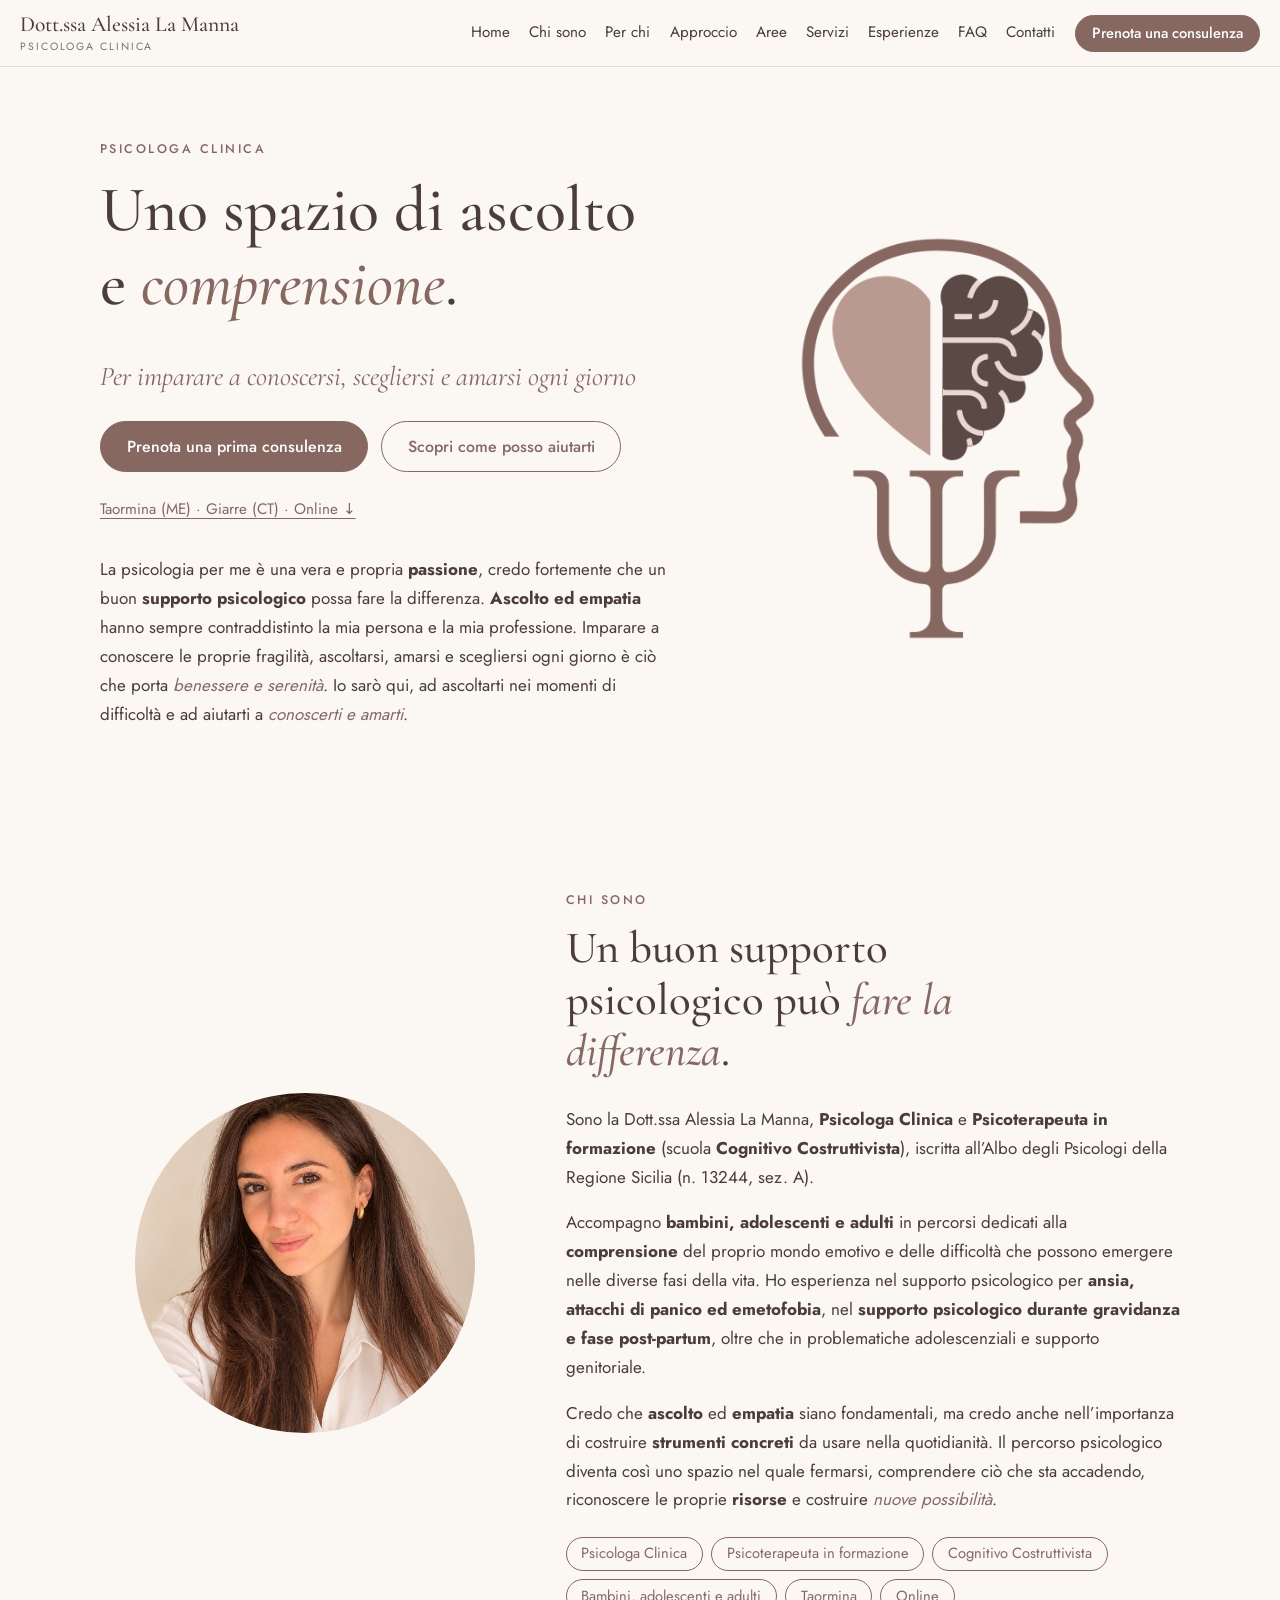
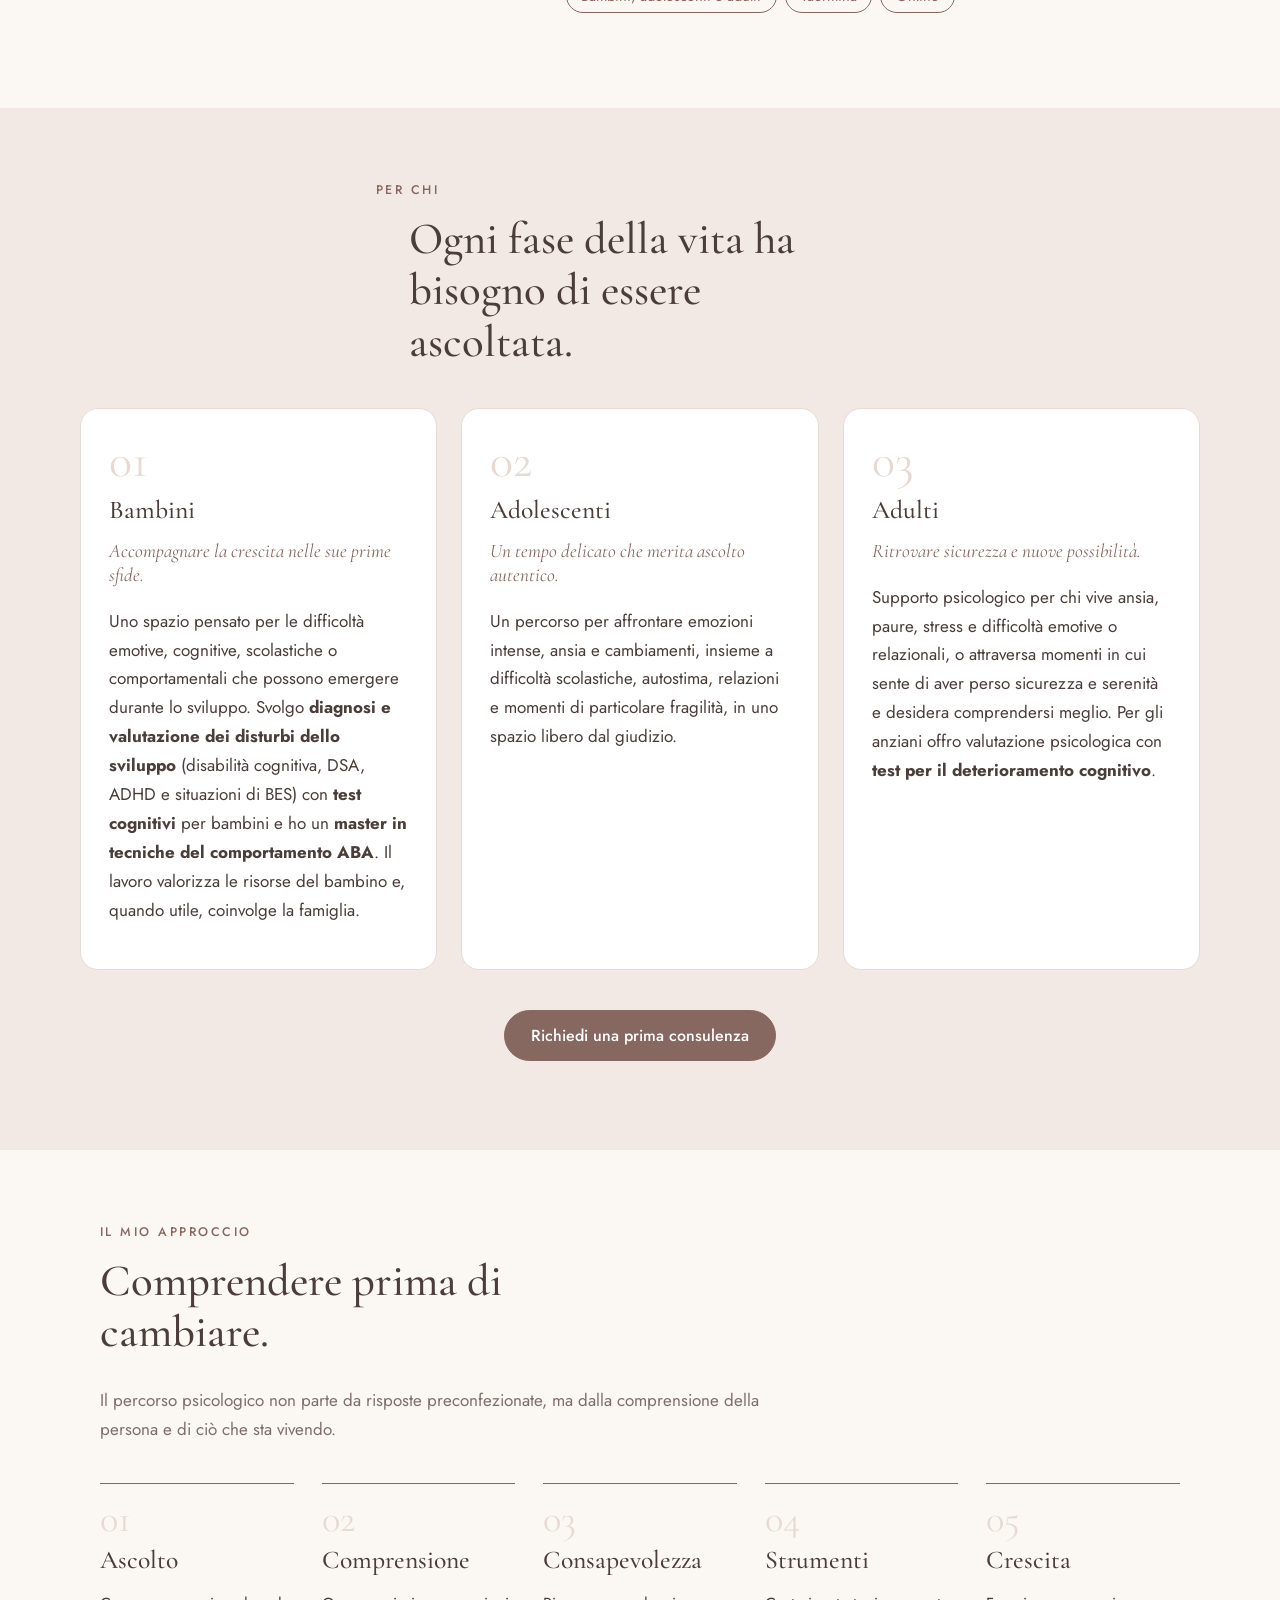
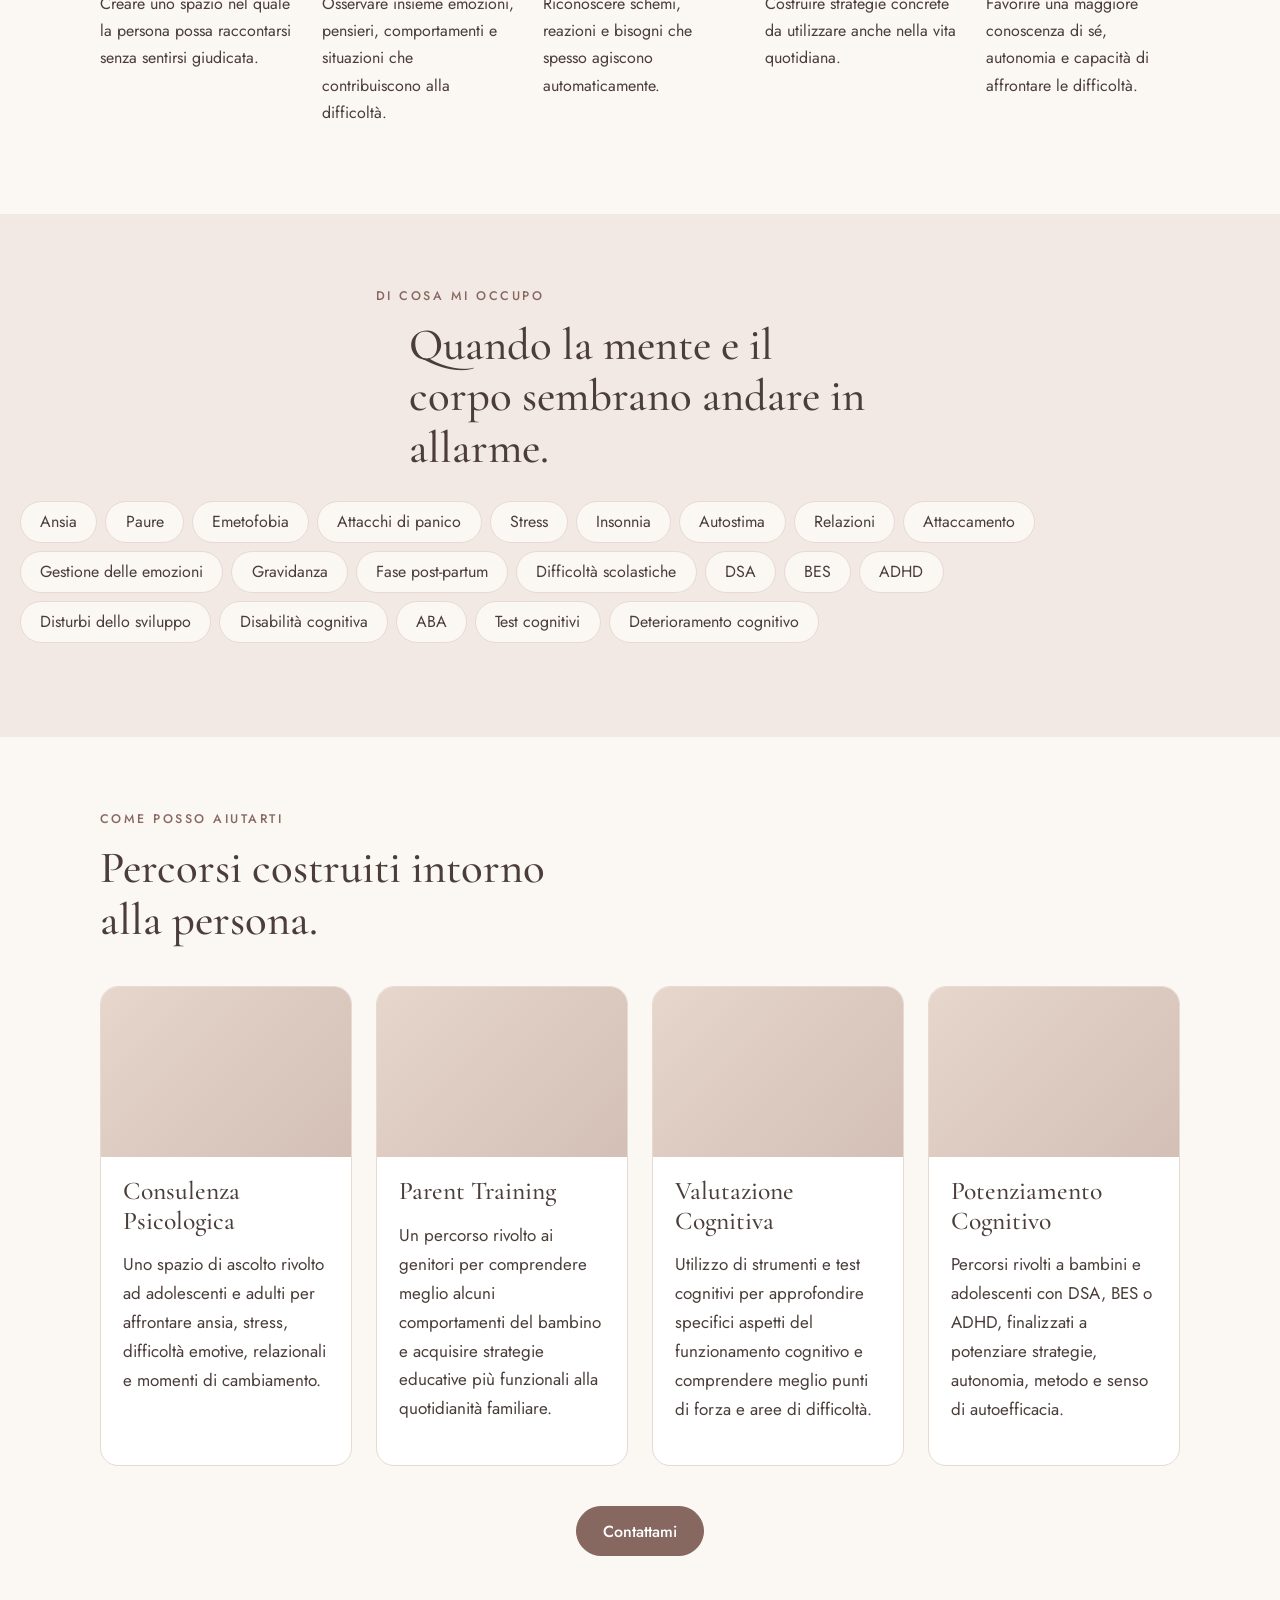
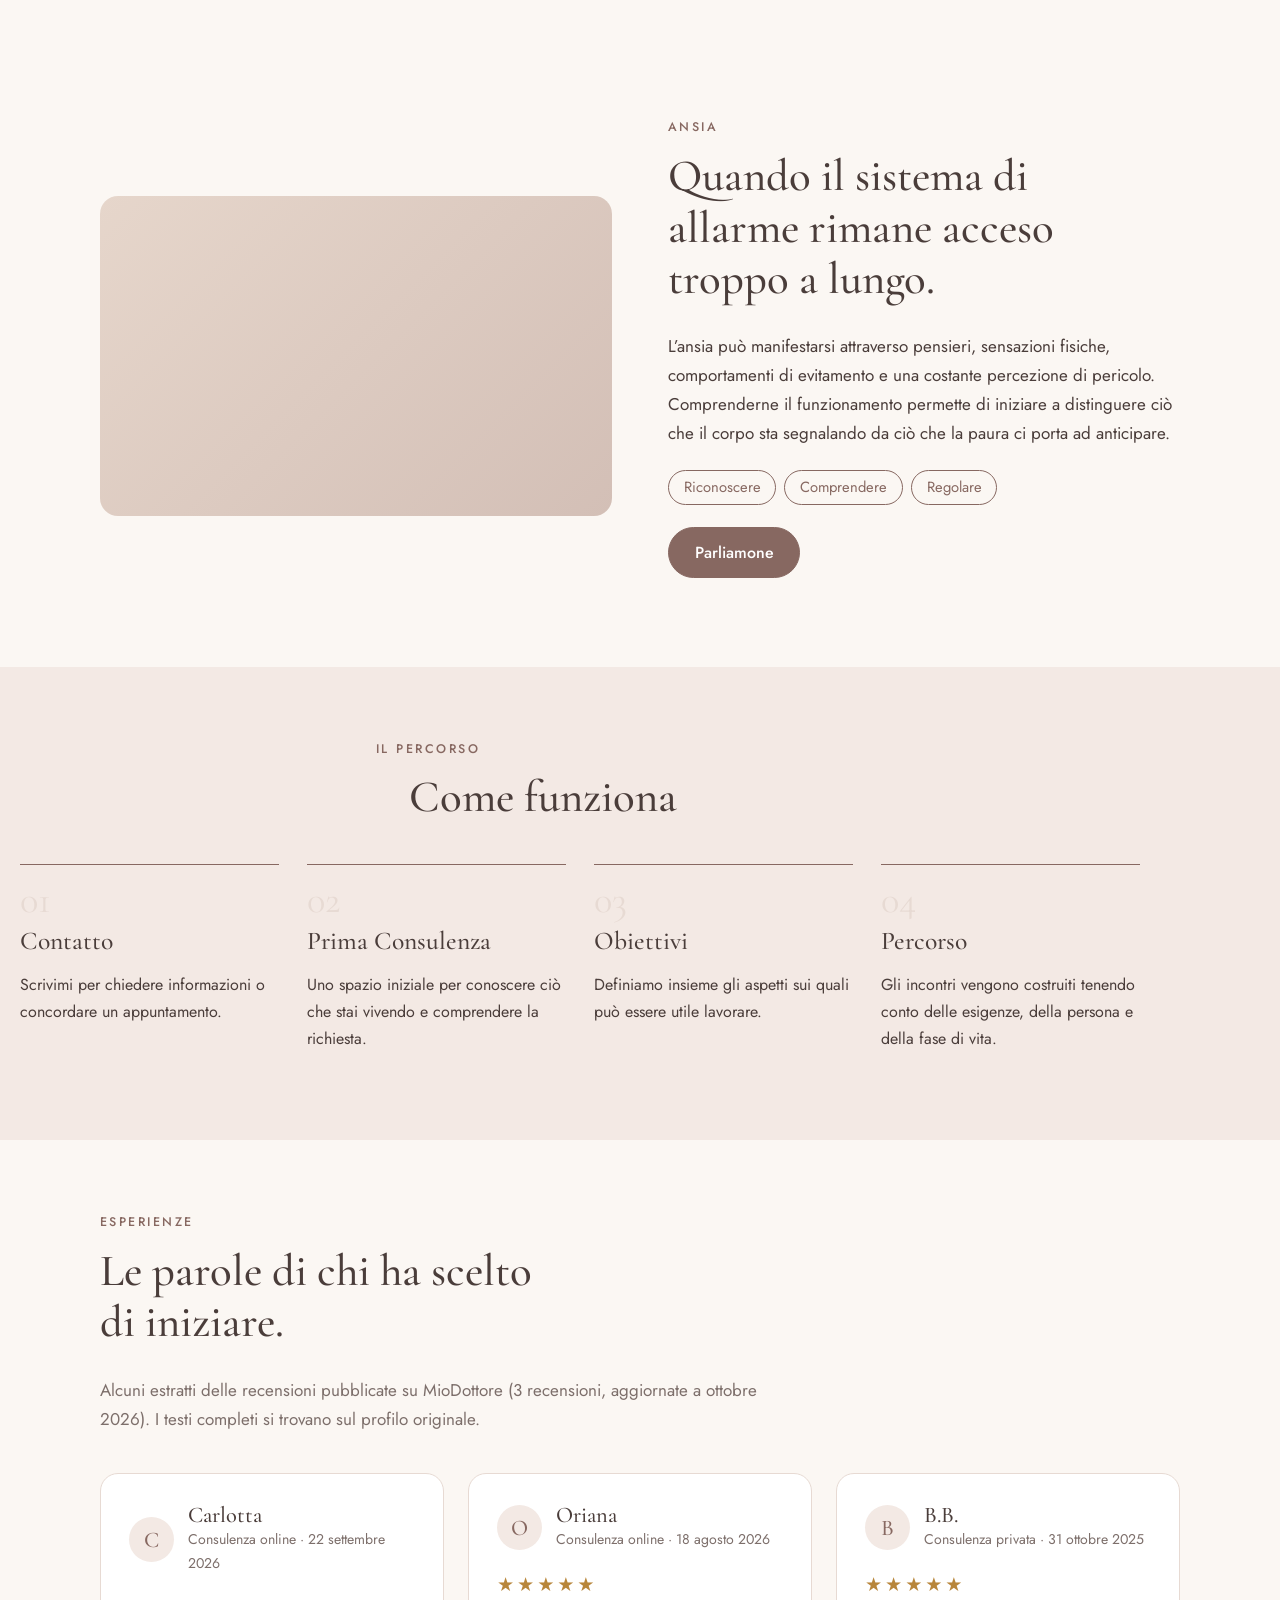
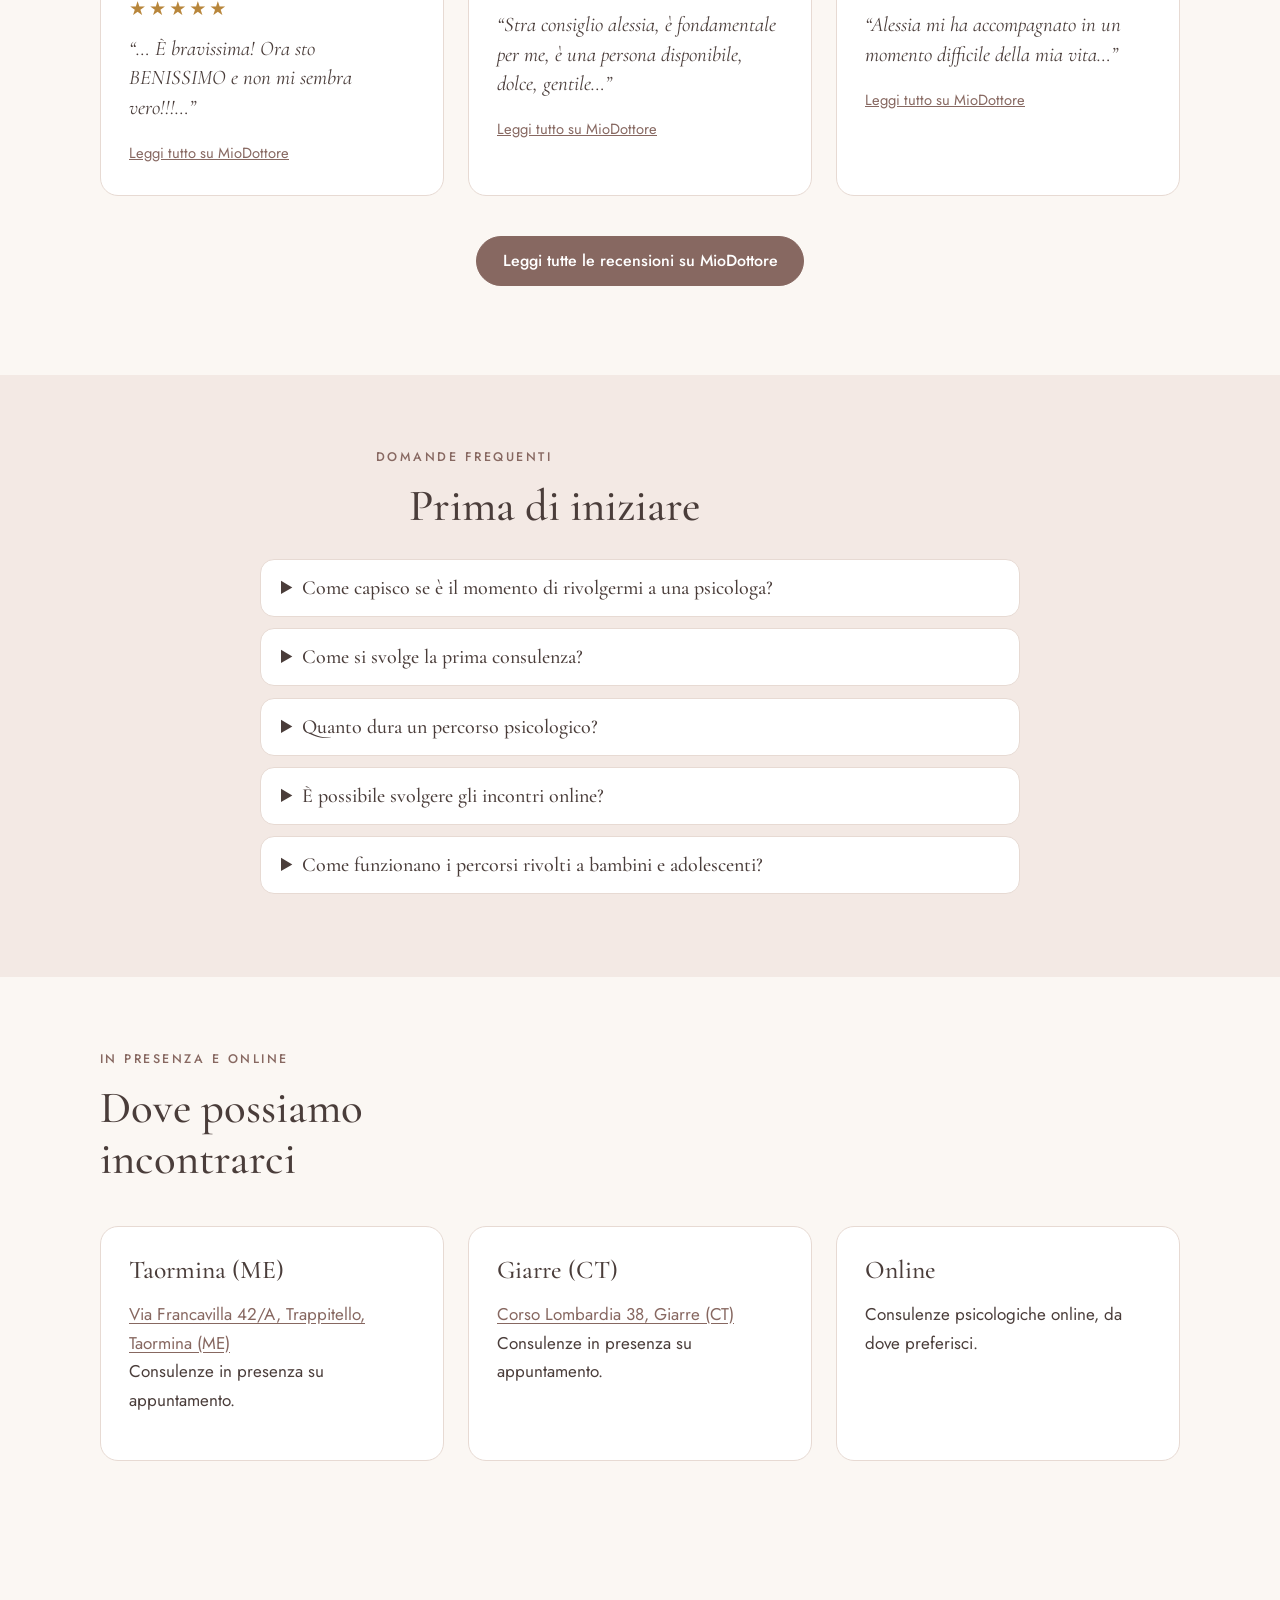
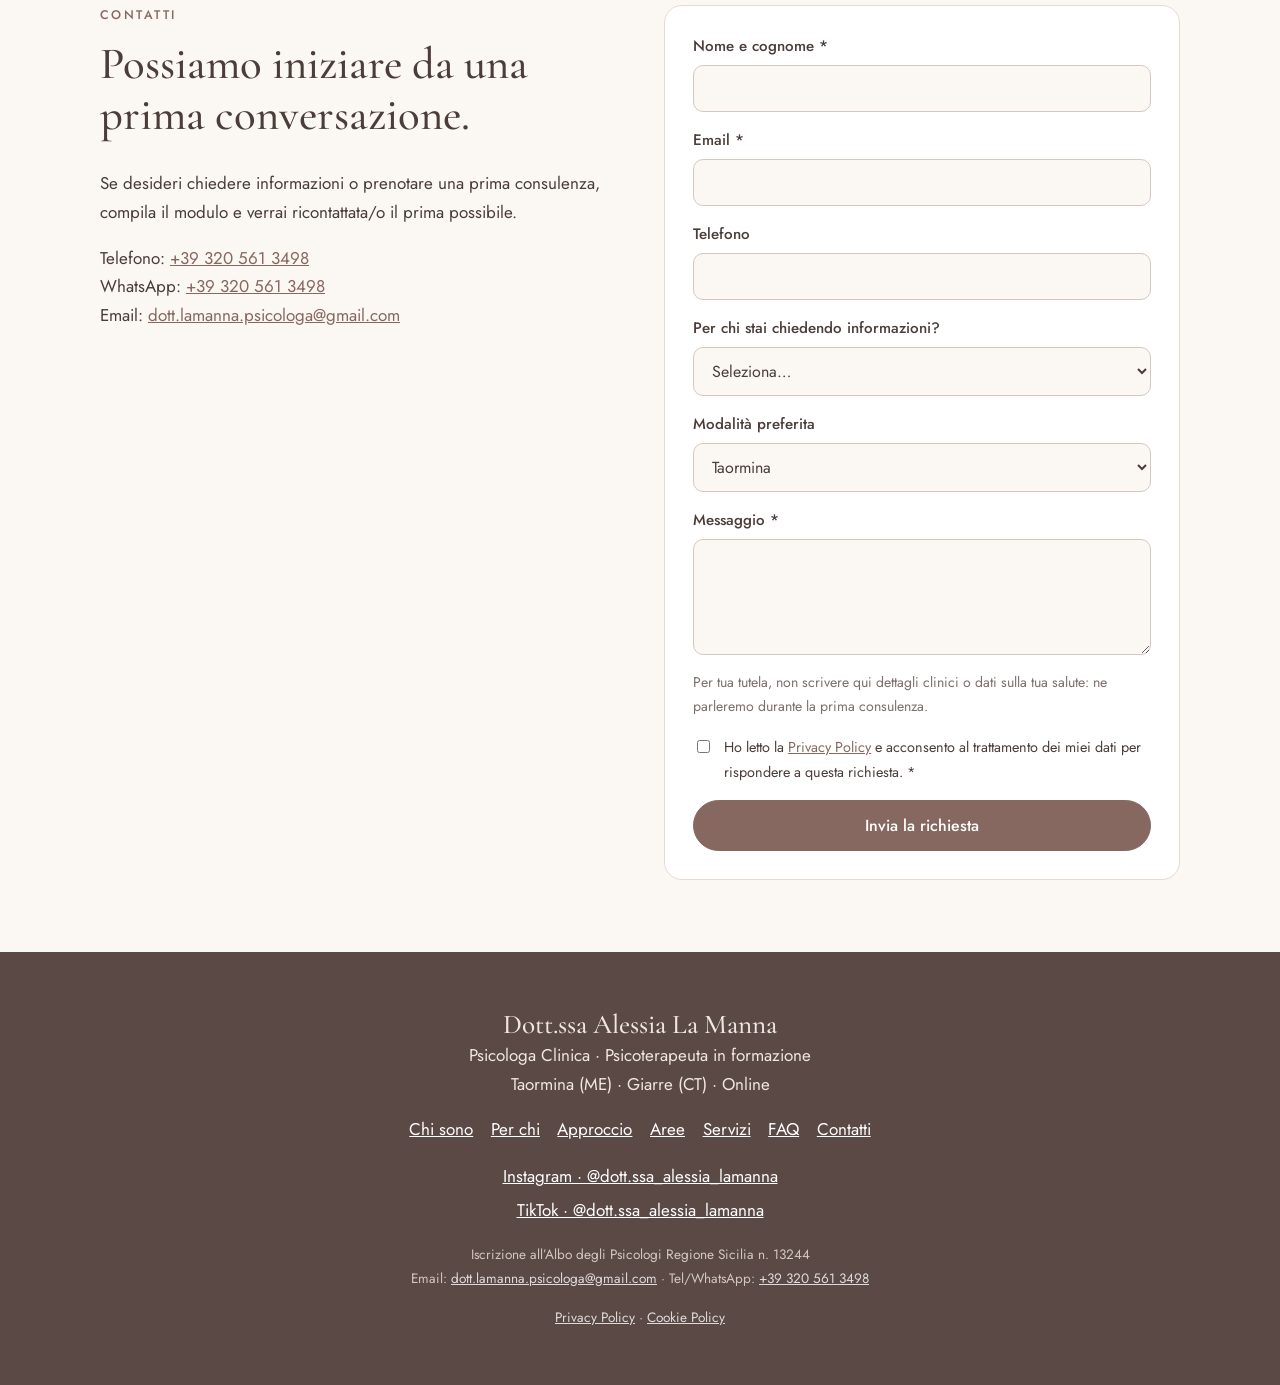
<file: index.html>
<!DOCTYPE html>
<html lang="it">
<head>
<meta charset="utf-8">
<meta name="viewport" content="width=device-width, initial-scale=1">
<title>Dott.ssa Alessia La Manna | Psicologa Taormina, Giarre e Online</title>
<meta name="description" content="Dott.ssa Alessia La Manna, Psicologa Clinica e Psicoterapeuta in formazione. Consulenza psicologica, Parent Training, valutazione e potenziamento cognitivo per bambini, adolescenti e adulti a Taormina, Giarre e online.">
<meta property="og:title" content="Dott.ssa Alessia La Manna | Psicologa Taormina, Giarre e Online">
<meta property="og:description" content="Consulenza psicologica, Parent Training, valutazione e potenziamento cognitivo per bambini, adolescenti e adulti a Taormina, Giarre e online.">
<link rel="canonical" href="https://alessialamannapsicologa.it/">
<meta property="og:url" content="https://alessialamannapsicologa.it/">
<meta property="og:type" content="website">
<meta property="og:locale" content="it_IT">
<meta property="og:image" content="https://alessialamannapsicologa.it/images/og-image.png">
<meta name="twitter:card" content="summary_large_image">
<link rel="icon" href="/favicon.ico" sizes="48x48">
<link rel="icon" type="image/png" href="/icon-192.png" sizes="192x192">
<link rel="apple-touch-icon" href="/apple-touch-icon.png" sizes="192x192">
<link rel="stylesheet" href="style.css">
</head>
<body>

<header class="site-header">
  <a class="brand" href="#home">Dott.ssa Alessia La Manna<span>Psicologa Clinica</span></a>
  <button class="nav-toggle" aria-expanded="false" aria-controls="menu">Menu</button>
  <nav id="menu" class="nav">
    <a href="#home">Home</a>
    <a href="#chi-sono">Chi sono</a>
    <a href="#per-chi">Per chi</a>
    <a href="#approccio">Approccio</a>
    <a href="#aree">Aree</a>
    <a href="#servizi">Servizi</a>
    <a href="#esperienze">Esperienze</a>
    <a href="#faq">FAQ</a>
    <a href="#contatti">Contatti</a>
    <a class="btn btn-small" href="#contatti">Prenota una consulenza</a>
  </nav>
</header>

<main>

<section id="home" class="hero">
  <div class="hero-logo">
    <img src="images/logo.png" alt="Logo della Dott.ssa Alessia La Manna, Psicologa Clinica" onerror="this.parentNode.hidden=true">
  </div>
  <div class="hero-text">
    <p class="label">Psicologa Clinica</p>
    <h1>Uno spazio di ascolto e <em>comprensione</em>.</h1>
    <p class="lead">Per imparare a conoscersi, scegliersi e amarsi ogni giorno</p>
    <p class="actions">
      <a class="btn" href="#contatti">Prenota una prima consulenza</a>
      <a class="btn btn-ghost" href="#per-chi">Scopri come posso aiutarti</a>
    </p>
    <p class="where"><a href="#dove">Taormina (ME) · Giarre (CT) · Online<span aria-hidden="true"> ↓</span></a></p>
    <p>La psicologia per me è una vera e propria <strong>passione</strong>, credo fortemente che un buon <strong>supporto psicologico</strong> possa fare la differenza. <strong>Ascolto ed empatia</strong> hanno sempre contraddistinto la mia persona e la mia professione. Imparare a conoscere le proprie fragilità, ascoltarsi, amarsi e scegliersi ogni giorno è ciò che porta <em>benessere e serenità</em>. Io sarò qui, ad ascoltarti nei momenti di difficoltà e ad aiutarti a <em>conoscerti e amarti</em>.</p>
  </div>
</section>

<section id="chi-sono" class="section about">
  <div class="portrait">
    <img src="images/alessia.png" alt="Dott.ssa Alessia La Manna, Psicologa Clinica" onerror="this.parentNode.classList.add('empty')">
  </div>
  <div>
    <p class="label">Chi sono</p>
    <h2>Un buon supporto psicologico può <em>fare la differenza</em>.</h2>
    <p>Sono la Dott.ssa Alessia La Manna, <strong>Psicologa Clinica</strong> e <strong>Psicoterapeuta in formazione</strong> (scuola <strong>Cognitivo Costruttivista</strong>), iscritta all’Albo degli Psicologi della Regione Sicilia (n. 13244, sez. A).</p>
    <p>Accompagno <strong>bambini, adolescenti e adulti</strong> in percorsi dedicati alla <strong>comprensione</strong> del proprio mondo emotivo e delle difficoltà che possono emergere nelle diverse fasi della vita. Ho esperienza nel supporto psicologico per <strong>ansia, attacchi di panico ed emetofobia</strong>, nel <strong>supporto psicologico durante gravidanza e fase post-partum</strong>, oltre che in problematiche adolescenziali e supporto genitoriale.</p>
    <p>Credo che <strong>ascolto</strong> ed <strong>empatia</strong> siano fondamentali, ma credo anche nell’importanza di costruire <strong>strumenti concreti</strong> da usare nella quotidianità. Il percorso psicologico diventa così uno spazio nel quale fermarsi, comprendere ciò che sta accadendo, riconoscere le proprie <strong>risorse</strong> e costruire <em>nuove possibilità</em>.</p>
    <ul class="tags">
      <li>Psicologa Clinica</li><li>Psicoterapeuta in formazione</li><li>Cognitivo Costruttivista</li><li>Bambini, adolescenti e adulti</li><li>Taormina</li><li>Online</li>
    </ul>
  </div>
</section>

<section id="per-chi" class="section tint">
  <p class="label">Per chi</p>
  <h2>Ogni fase della vita ha bisogno di essere ascoltata.</h2>
  <div class="cards three numbered">
    <article>
      <h3>Bambini</h3>
      <p class="sub">Accompagnare la crescita nelle sue prime sfide.</p>
      <p>Uno spazio pensato per le difficoltà emotive, cognitive, scolastiche o comportamentali che possono emergere durante lo sviluppo. Svolgo <strong>diagnosi e valutazione dei disturbi dello sviluppo</strong> (disabilità cognitiva, DSA, ADHD e situazioni di BES) con <strong>test cognitivi</strong> per bambini e ho un <strong>master in tecniche del comportamento ABA</strong>. Il lavoro valorizza le risorse del bambino e, quando utile, coinvolge la famiglia.</p>
    </article>
    <article>
      <h3>Adolescenti</h3>
      <p class="sub">Un tempo delicato che merita ascolto autentico.</p>
      <p>Un percorso per affrontare emozioni intense, ansia e cambiamenti, insieme a difficoltà scolastiche, autostima, relazioni e momenti di particolare fragilità, in uno spazio libero dal giudizio.</p>
    </article>
    <article>
      <h3>Adulti</h3>
      <p class="sub">Ritrovare sicurezza e nuove possibilità.</p>
      <p>Supporto psicologico per chi vive ansia, paure, stress e difficoltà emotive o relazionali, o attraversa momenti in cui sente di aver perso sicurezza e serenità e desidera comprendersi meglio. Per gli anziani offro valutazione psicologica con <strong>test per il deterioramento cognitivo</strong>.</p>
    </article>
  </div>
  <p class="center"><a class="btn" href="#contatti">Richiedi una prima consulenza</a></p>
</section>

<section id="approccio" class="section">
  <p class="label">Il mio approccio</p>
  <h2>Comprendere prima di cambiare.</h2>
  <p class="intro">Il percorso psicologico non parte da risposte preconfezionate, ma dalla comprensione della persona e di ciò che sta vivendo.</p>
  <ol class="steps five">
    <li><h3>Ascolto</h3><p>Creare uno spazio nel quale la persona possa raccontarsi senza sentirsi giudicata.</p></li>
    <li><h3>Comprensione</h3><p>Osservare insieme emozioni, pensieri, comportamenti e situazioni che contribuiscono alla difficoltà.</p></li>
    <li><h3>Consapevolezza</h3><p>Riconoscere schemi, reazioni e bisogni che spesso agiscono automaticamente.</p></li>
    <li><h3>Strumenti</h3><p>Costruire strategie concrete da utilizzare anche nella vita quotidiana.</p></li>
    <li><h3>Crescita</h3><p>Favorire una maggiore conoscenza di sé, autonomia e capacità di affrontare le difficoltà.</p></li>
  </ol>
</section>

<section id="aree" class="section tint">
  <p class="label">Di cosa mi occupo</p>
  <h2>Quando la mente e il corpo sembrano andare in allarme.</h2>
  <ul class="tags big">
    <li>Ansia</li><li>Paure</li><li>Emetofobia</li><li>Attacchi di panico</li><li>Stress</li><li>Insonnia</li><li>Autostima</li><li>Relazioni</li><li>Attaccamento</li><li>Gestione delle emozioni</li><li>Gravidanza</li><li>Fase post-partum</li><li>Difficoltà scolastiche</li><li>DSA</li><li>BES</li><li>ADHD</li><li>Disturbi dello sviluppo</li><li>Disabilità cognitiva</li><li>ABA</li><li>Test cognitivi</li><li>Deterioramento cognitivo</li>
  </ul>
</section>

<section id="servizi" class="section">
  <p class="label">Come posso aiutarti</p>
  <h2>Percorsi costruiti intorno alla persona.</h2>
  <div class="cards four">
    <article>
      <div class="ph" role="img" aria-label="Studio di consulenza psicologica con poltrone e luce calda"></div>
      <h3>Consulenza Psicologica</h3>
      <p>Uno spazio di ascolto rivolto ad adolescenti e adulti per affrontare ansia, stress, difficoltà emotive, relazionali e momenti di cambiamento.</p>
    </article>
    <article>
      <div class="ph" role="img" aria-label="Materiale educativo per il parent training"></div>
      <h3>Parent Training</h3>
      <p>Un percorso rivolto ai genitori per comprendere meglio alcuni comportamenti del bambino e acquisire strategie educative più funzionali alla quotidianità familiare.</p>
    </article>
    <article>
      <div class="ph" role="img" aria-label="Scrivania con quaderno e materiale per la valutazione cognitiva"></div>
      <h3>Valutazione Cognitiva</h3>
      <p>Utilizzo di strumenti e test cognitivi per approfondire specifici aspetti del funzionamento cognitivo e comprendere meglio punti di forza e aree di difficoltà.</p>
    </article>
    <article>
      <div class="ph" role="img" aria-label="Quaderno con esercizi per il potenziamento cognitivo"></div>
      <h3>Potenziamento Cognitivo</h3>
      <p>Percorsi rivolti a bambini e adolescenti con DSA, BES o ADHD, finalizzati a potenziare strategie, autonomia, metodo e senso di autoefficacia.</p>
    </article>
  </div>
  <p class="center"><a class="btn" href="#contatti">Contattami</a></p>
</section>

<section class="section focus">
  <div class="ph ph-focus" role="img" aria-label="Immagine astratta dai toni caldi che evoca calma e regolazione emotiva"></div>
  <div>
    <p class="label">Ansia</p>
    <h2>Quando il sistema di allarme rimane acceso troppo a lungo.</h2>
    <p>L’ansia può manifestarsi attraverso pensieri, sensazioni fisiche, comportamenti di evitamento e una costante percezione di pericolo. Comprenderne il funzionamento permette di iniziare a distinguere ciò che il corpo sta segnalando da ciò che la paura ci porta ad anticipare.</p>
    <ul class="tags"><li>Riconoscere</li><li>Comprendere</li><li>Regolare</li></ul>
    <p><a class="btn" href="#contatti">Parliamone</a></p>
  </div>
</section>

<section id="percorso" class="section tint">
  <p class="label">Il percorso</p>
  <h2>Come funziona</h2>
  <ol class="steps four">
    <li><h3>Contatto</h3><p>Scrivimi per chiedere informazioni o concordare un appuntamento.</p></li>
    <li><h3>Prima Consulenza</h3><p>Uno spazio iniziale per conoscere ciò che stai vivendo e comprendere la richiesta.</p></li>
    <li><h3>Obiettivi</h3><p>Definiamo insieme gli aspetti sui quali può essere utile lavorare.</p></li>
    <li><h3>Percorso</h3><p>Gli incontri vengono costruiti tenendo conto delle esigenze, della persona e della fase di vita.</p></li>
  </ol>
</section>

<section id="esperienze" class="section">
  <p class="label">Esperienze</p>
  <h2>Le parole di chi ha scelto di iniziare.</h2>
  <p class="intro">Alcuni estratti delle recensioni pubblicate su MioDottore (3 recensioni, aggiornate a ottobre 2026). I testi completi si trovano sul profilo originale.</p>
  <div class="cards three reviews">
    <article class="review">
      <header><span class="avatar" aria-hidden="true">C</span><div><h3>Carlotta</h3><p class="meta">Consulenza online · 22 settembre 2026</p></div></header>
      <p class="stars" role="img" aria-label="5 stelle su 5">★★★★★</p>
      <blockquote><p>“… È bravissima! Ora sto BENISSIMO e non mi sembra vero!!!…”</p></blockquote>
      <a class="more" href="https://www.miodottore.it/profilo/alessia-la-manna#profile-reviews" target="_blank" rel="noopener">Leggi tutto su MioDottore</a>
    </article>
    <article class="review">
      <header><span class="avatar" aria-hidden="true">O</span><div><h3>Oriana</h3><p class="meta">Consulenza online · 18 agosto 2026</p></div></header>
      <p class="stars" role="img" aria-label="5 stelle su 5">★★★★★</p>
      <blockquote><p>“Stra consiglio alessia, è fondamentale per me, è una persona disponibile, dolce, gentile…”</p></blockquote>
      <a class="more" href="https://www.miodottore.it/profilo/alessia-la-manna#profile-reviews" target="_blank" rel="noopener">Leggi tutto su MioDottore</a>
    </article>
    <article class="review">
      <header><span class="avatar" aria-hidden="true">B</span><div><h3>B.B.</h3><p class="meta">Consulenza privata · 31 ottobre 2025</p></div></header>
      <p class="stars" role="img" aria-label="5 stelle su 5">★★★★★</p>
      <blockquote><p>“Alessia mi ha accompagnato in un momento difficile della mia vita…”</p></blockquote>
      <a class="more" href="https://www.miodottore.it/profilo/alessia-la-manna#profile-reviews" target="_blank" rel="noopener">Leggi tutto su MioDottore</a>
    </article>
  </div>
  <p class="center"><a class="btn" href="https://www.miodottore.it/profilo/alessia-la-manna#profile-reviews" target="_blank" rel="noopener">Leggi tutte le recensioni su MioDottore</a></p>
</section>

<section id="faq" class="section tint">
  <p class="label">Domande frequenti</p>
  <h2>Prima di iniziare</h2>
  <div class="faq">
    <details><summary>Come capisco se è il momento di rivolgermi a una psicologa?</summary><p>Non è necessario aspettare che una difficoltà diventi ingestibile. Può essere utile chiedere supporto quando emozioni, pensieri o situazioni iniziano a occupare troppo spazio o quando nasce semplicemente il desiderio di comprenderli meglio.</p></details>
    <details><summary>Come si svolge la prima consulenza?</summary><p>È un primo momento di conoscenza e ascolto, utile a comprendere ciò che stai vivendo, la richiesta e gli eventuali obiettivi del percorso.</p></details>
    <details><summary>Quanto dura un percorso psicologico?</summary><p>Non esiste una durata uguale per tutti. Il percorso viene costruito in relazione alla persona, alle esigenze che emergono e agli obiettivi condivisi.</p></details>
    <details><summary>È possibile svolgere gli incontri online?</summary><p>Sì, la Dott.ssa Alessia La Manna offre anche consulenze psicologiche online.</p></details>
    <details><summary>Come funzionano i percorsi rivolti a bambini e adolescenti?</summary><p>Modalità e obiettivi vengono definiti in base all’età e alla situazione specifica. Quando utile, il lavoro può prevedere anche il coinvolgimento dei genitori.</p></details>
  </div>
</section>

<section id="dove" class="section">
  <p class="label">In presenza e online</p>
  <h2>Dove possiamo incontrarci</h2>
  <div class="cards three">
    <article><h3>Taormina (ME)</h3><p><a class="addr" href="https://www.google.com/maps/search/?api=1&amp;query=Via%20Francavilla%2042%2FA%2C%2098039%20Taormina%20ME" target="_blank" rel="noopener" aria-label="Apri in Google Maps: Via Francavilla 42/A, Trappitello, Taormina">Via Francavilla 42/A, Trappitello, Taormina (ME)</a><br>Consulenze in presenza su appuntamento.</p></article>
    <article><h3>Giarre (CT)</h3><p><a class="addr" href="https://www.google.com/maps/search/?api=1&amp;query=Corso%20Lombardia%2038%2C%2095014%20Giarre%20CT" target="_blank" rel="noopener" aria-label="Apri in Google Maps: Corso Lombardia 38, Giarre">Corso Lombardia 38, Giarre (CT)</a><br>Consulenze in presenza su appuntamento.</p></article>
    <article><h3>Online</h3><p>Consulenze psicologiche online, da dove preferisci.</p></article>
  </div>
</section>

<section id="contatti" class="section contact">
  <div>
    <p class="label">Contatti</p>
    <h2>Possiamo iniziare da una prima conversazione.</h2>
    <p>Se desideri chiedere informazioni o prenotare una prima consulenza, compila il modulo e verrai ricontattata/o il prima possibile.</p>
    <ul class="info">
      <li>Telefono: <a href="tel:+393205613498">+39 320 561 3498</a></li>
      <li>WhatsApp: <a href="https://wa.me/393205613498" rel="noopener">+39 320 561 3498</a></li>
      <li>Email: <a href="mailto:dott.lamanna.psicologa@gmail.com">dott.lamanna.psicologa@gmail.com</a></li>
    </ul>
  </div>
  <form id="contact-form">
    <label>Nome e cognome *<input name="nome" required autocomplete="name"></label>
    <label>Email *<input name="email" type="email" required autocomplete="email"></label>
    <label>Telefono<input name="telefono" type="tel" autocomplete="tel"></label>
    <label>Per chi stai chiedendo informazioni?
      <select name="per_chi">
        <option value="">Seleziona…</option>
        <option>Per me</option><option>Per mio figlio/a</option><option>Parent Training</option><option>Valutazione cognitiva</option><option>Potenziamento cognitivo</option><option>Altro</option>
      </select>
    </label>
    <label>Modalità preferita
      <select name="modalita"><option>Taormina</option><option>Giarre</option><option>Online</option></select>
    </label>
    <label>Messaggio *<textarea name="messaggio" rows="4" required></textarea></label>
    <p class="note">Per tua tutela, non scrivere qui dettagli clinici o dati sulla tua salute: ne parleremo durante la prima consulenza.</p>
    <label class="check"><input type="checkbox" required><span>Ho letto la <a href="privacy.html">Privacy Policy</a> e acconsento al trattamento dei miei dati per rispondere a questa richiesta. *</span></label>
    <button class="btn" type="submit">Invia la richiesta</button>
  </form>
</section>

</main>

<footer class="site-footer">
  <div>
    <p class="foot-name">Dott.ssa Alessia La Manna</p>
    <p>Psicologa Clinica · Psicoterapeuta in formazione</p>
    <p>Taormina (ME) · Giarre (CT) · Online</p>
  </div>
  <nav class="foot-nav">
    <a href="#chi-sono">Chi sono</a><a href="#per-chi">Per chi</a><a href="#approccio">Approccio</a><a href="#aree">Aree</a><a href="#servizi">Servizi</a><a href="#faq">FAQ</a><a href="#contatti">Contatti</a>
  </nav>
  <p class="social">
    <a href="https://www.instagram.com/dott.ssa_alessia_lamanna/" rel="noopener">Instagram · @dott.ssa_alessia_lamanna</a><br>
    <a href="https://www.tiktok.com/@dott.ssa_alessia_lamanna?_r=1&amp;_t=ZN-9Ap6JoBefAM" rel="noopener">TikTok · @dott.ssa_alessia_lamanna</a>
  </p>
  <p class="legal">Iscrizione all’Albo degli Psicologi Regione Sicilia n. 13244<br>Email: <a href="mailto:dott.lamanna.psicologa@gmail.com">dott.lamanna.psicologa@gmail.com</a> · Tel/WhatsApp: <a href="tel:+393205613498">+39 320 561 3498</a></p>
  <p class="legal"><a href="privacy.html">Privacy Policy</a> · <a href="cookie.html">Cookie Policy</a></p>
</footer>

<script src="script.js"></script>
</body>
</html>
</file>
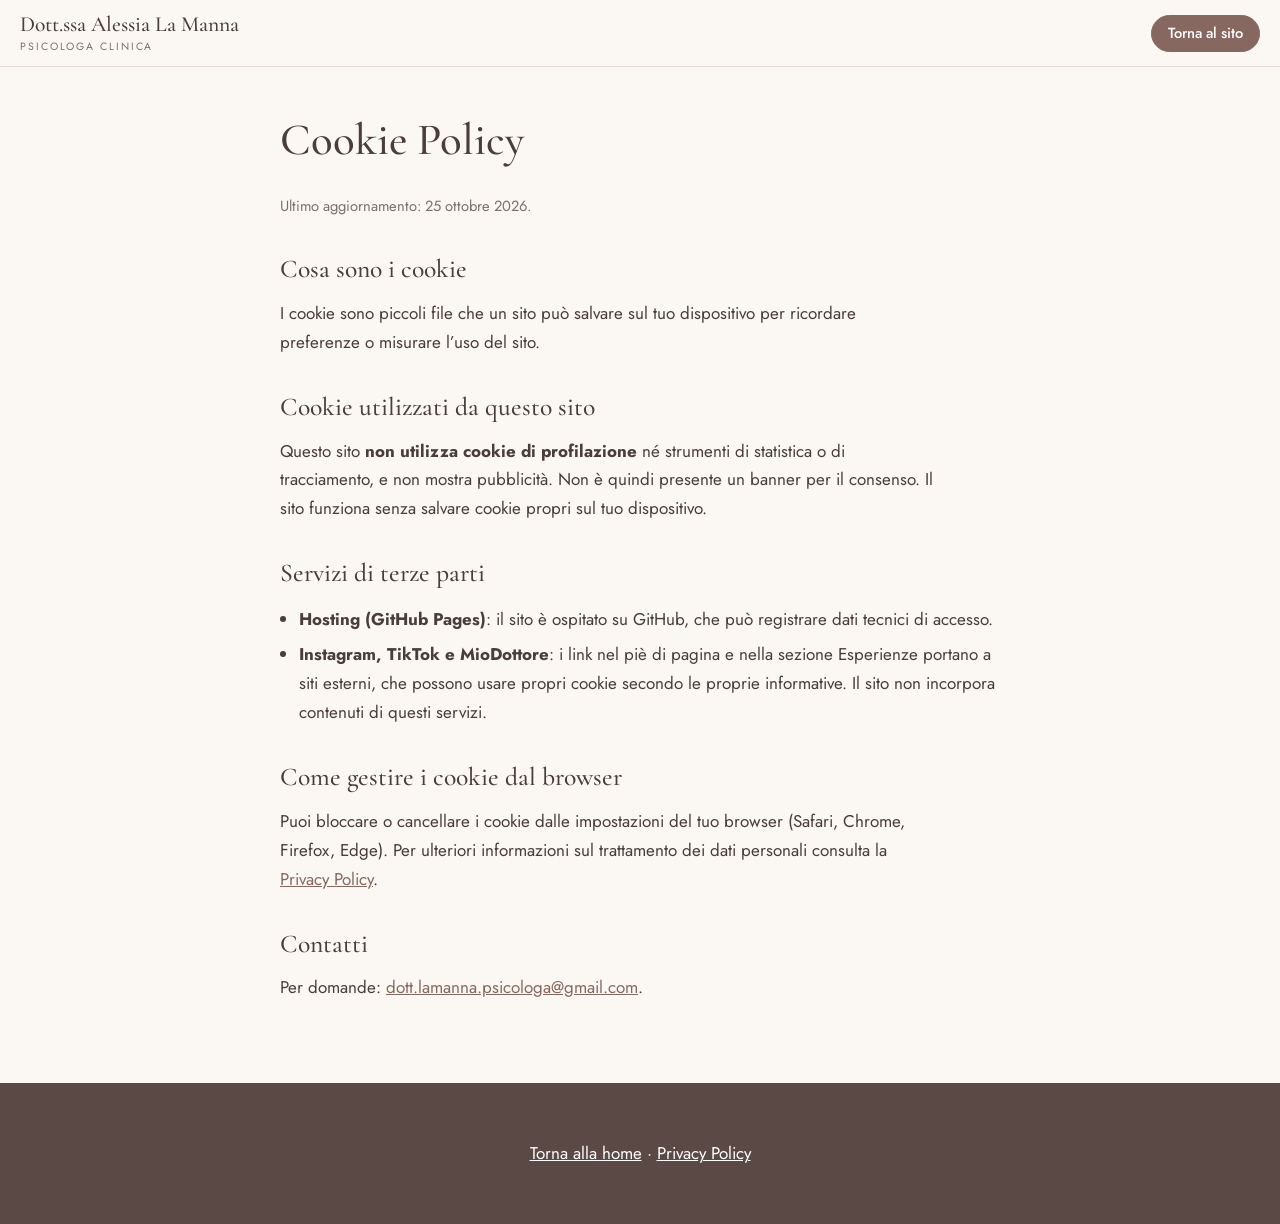
<file: cookie.html>
<!DOCTYPE html>
<html lang="it">
<head>
<meta charset="utf-8">
<meta name="viewport" content="width=device-width, initial-scale=1">
<title>Cookie Policy | Dott.ssa Alessia La Manna</title>
<link rel="icon" href="/favicon.ico" sizes="48x48">
<link rel="icon" type="image/png" href="/icon-192.png" sizes="192x192">
<link rel="apple-touch-icon" href="/apple-touch-icon.png" sizes="192x192">
<link rel="stylesheet" href="style.css">
</head>
<body>
<header class="site-header">
  <a class="brand" href="index.html">Dott.ssa Alessia La Manna<span>Psicologa Clinica</span></a>
  <a class="btn btn-small" href="index.html">Torna al sito</a>
</header>

<main class="doc">
<h1>Cookie Policy</h1>
<p class="upd">Ultimo aggiornamento: 25 ottobre 2026.</p>

<h2>Cosa sono i cookie</h2>
<p>I cookie sono piccoli file che un sito può salvare sul tuo dispositivo per ricordare preferenze o misurare l’uso del sito.</p>

<h2>Cookie utilizzati da questo sito</h2>
<p>Questo sito <strong>non utilizza cookie di profilazione</strong> né strumenti di statistica o di tracciamento, e non mostra pubblicità. Non è quindi presente un banner per il consenso. Il sito funziona senza salvare cookie propri sul tuo dispositivo.</p>

<h2>Servizi di terze parti</h2>
<ul>
  <li><strong>Hosting (GitHub Pages)</strong>: il sito è ospitato su GitHub, che può registrare dati tecnici di accesso.</li>
  <li><strong>Instagram, TikTok e MioDottore</strong>: i link nel piè di pagina e nella sezione Esperienze portano a siti esterni, che possono usare propri cookie secondo le proprie informative. Il sito non incorpora contenuti di questi servizi.</li>
</ul>
<!-- DA VERIFICARE: se in futuro si aggiungono statistiche, mappe incorporate o video, questa pagina e il banner vanno aggiornati. -->

<h2>Come gestire i cookie dal browser</h2>
<p>Puoi bloccare o cancellare i cookie dalle impostazioni del tuo browser (Safari, Chrome, Firefox, Edge). Per ulteriori informazioni sul trattamento dei dati personali consulta la <a href="privacy.html">Privacy Policy</a>.</p>

<h2>Contatti</h2>
<p>Per domande: <a href="mailto:dott.lamanna.psicologa@gmail.com">dott.lamanna.psicologa@gmail.com</a>.</p>
</main>

<footer class="site-footer">
  <p><a href="index.html">Torna alla home</a> · <a href="privacy.html">Privacy Policy</a></p>
</footer>
</body>
</html>
</file>
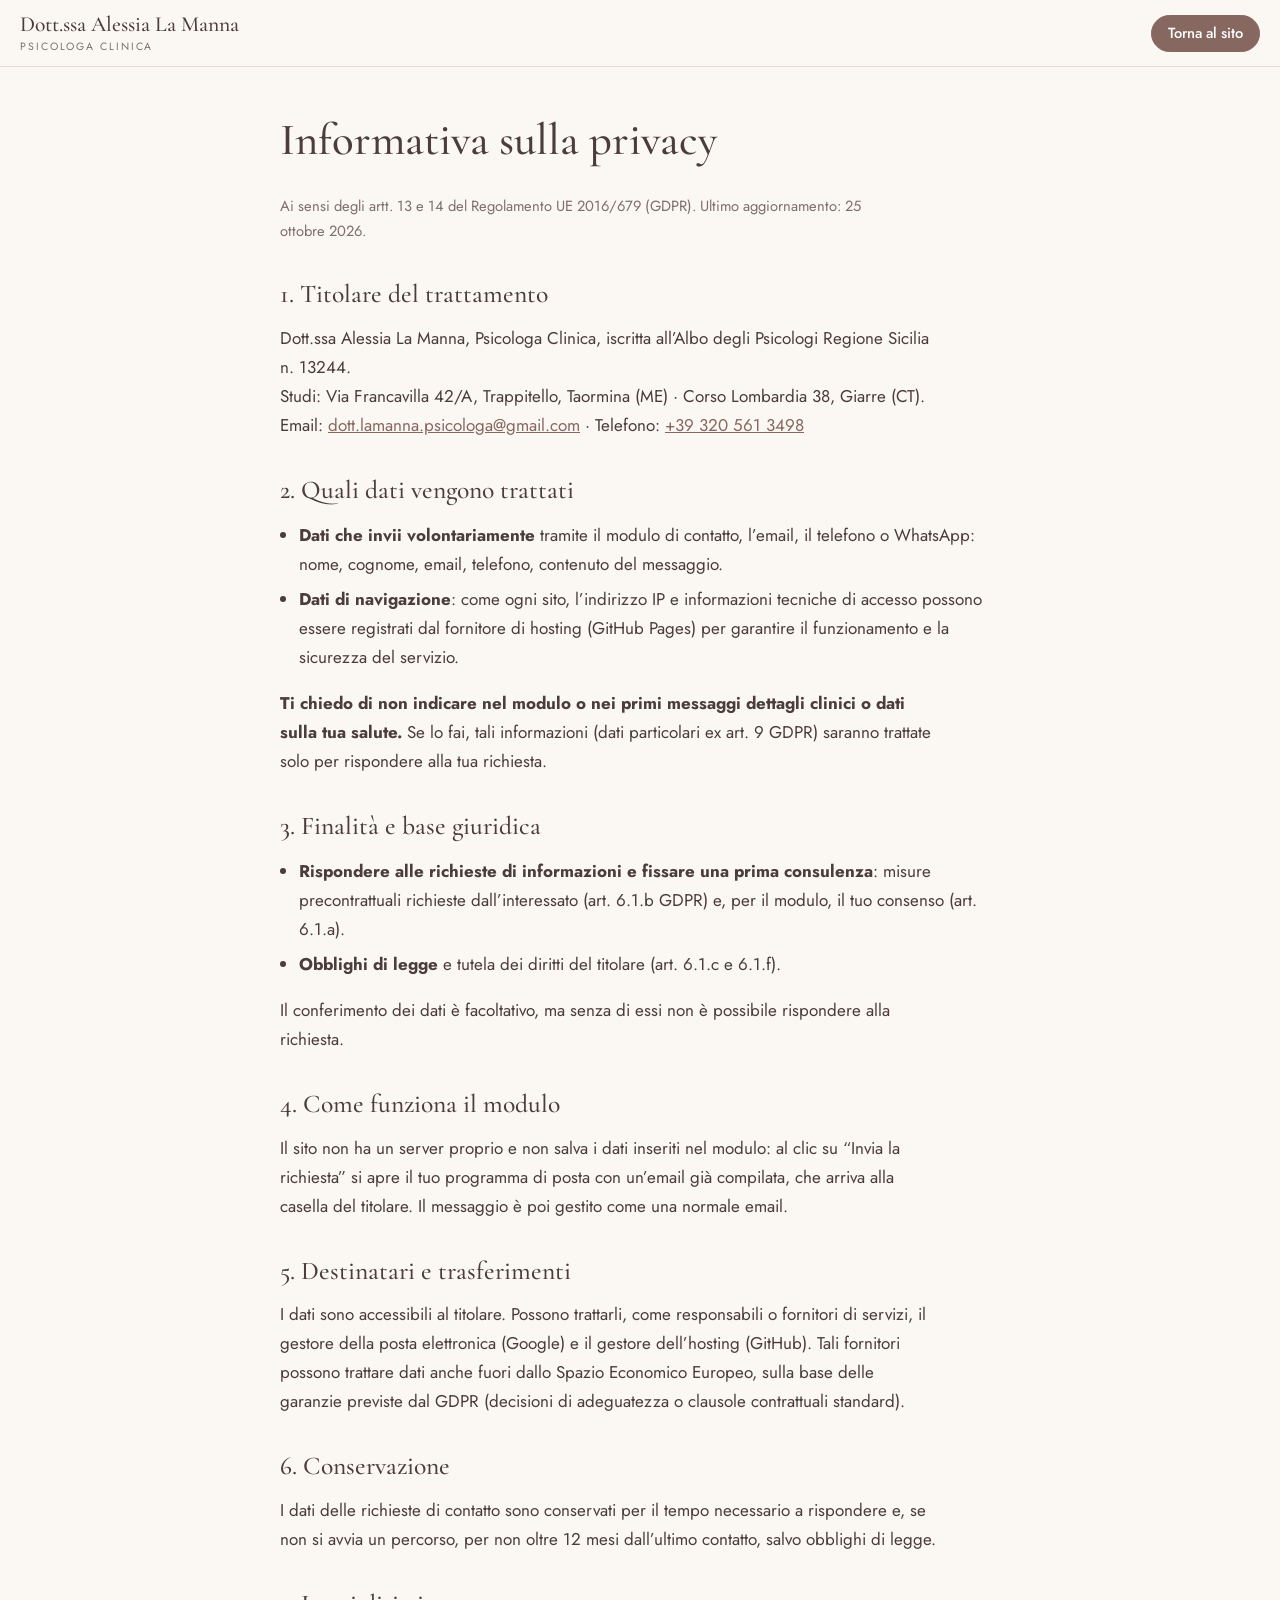
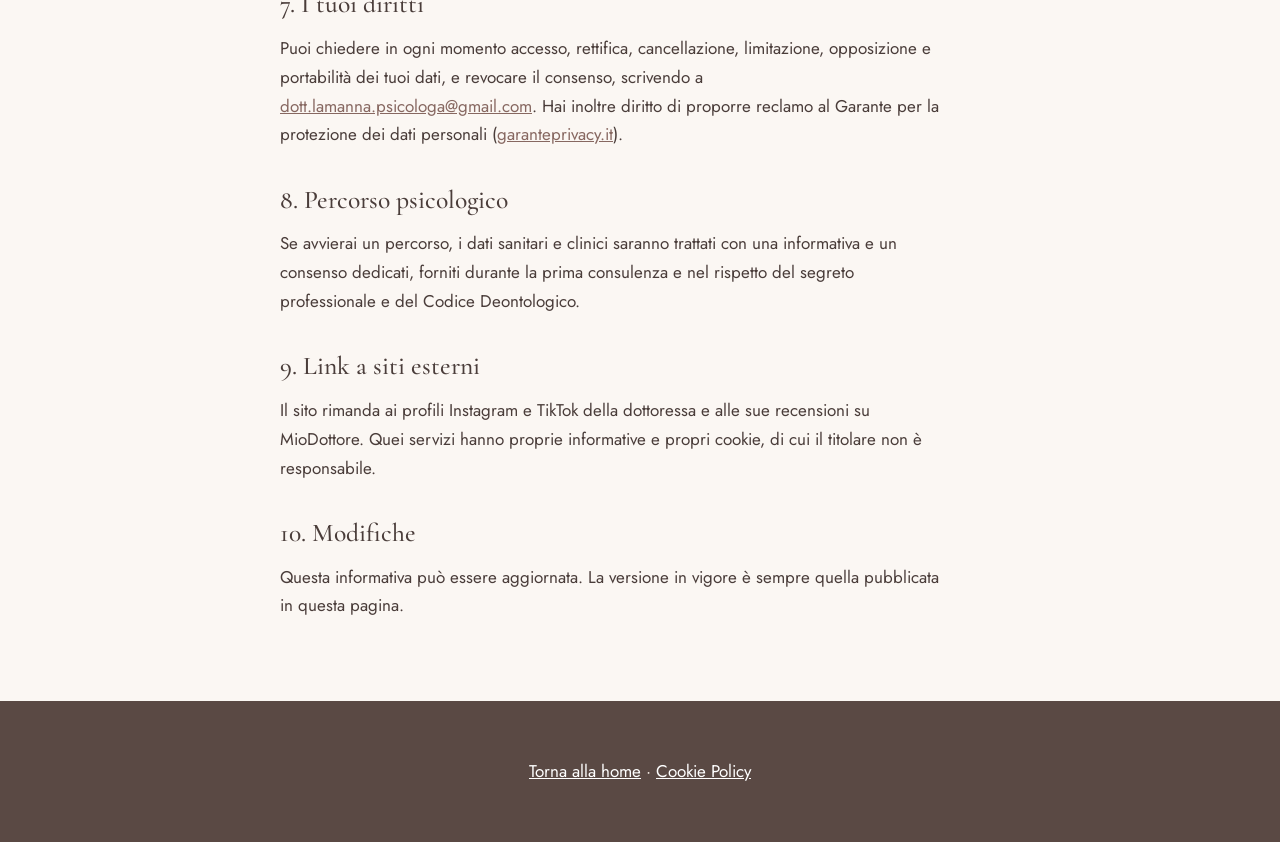
<file: privacy.html>
<!DOCTYPE html>
<html lang="it">
<head>
<meta charset="utf-8">
<meta name="viewport" content="width=device-width, initial-scale=1">
<title>Privacy Policy | Dott.ssa Alessia La Manna</title>
<link rel="icon" href="/favicon.ico" sizes="48x48">
<link rel="icon" type="image/png" href="/icon-192.png" sizes="192x192">
<link rel="apple-touch-icon" href="/apple-touch-icon.png" sizes="192x192">
<link rel="stylesheet" href="style.css">
</head>
<body>
<header class="site-header">
  <a class="brand" href="index.html">Dott.ssa Alessia La Manna<span>Psicologa Clinica</span></a>
  <a class="btn btn-small" href="index.html">Torna al sito</a>
</header>

<main class="doc">
<h1>Informativa sulla privacy</h1>
<p class="upd">Ai sensi degli artt. 13 e 14 del Regolamento UE 2016/679 (GDPR). Ultimo aggiornamento: 25 ottobre 2026.</p>

<h2>1. Titolare del trattamento</h2>
<p>Dott.ssa Alessia La Manna, Psicologa Clinica, iscritta all’Albo degli Psicologi Regione Sicilia n. 13244.<br>
Studi: Via Francavilla 42/A, Trappitello, Taormina (ME) · Corso Lombardia 38, Giarre (CT).<br>
Email: <a href="mailto:dott.lamanna.psicologa@gmail.com">dott.lamanna.psicologa@gmail.com</a> · Telefono: <a href="tel:+393205613498">+39 320 561 3498</a></p>

<h2>2. Quali dati vengono trattati</h2>
<ul>
  <li><strong>Dati che invii volontariamente</strong> tramite il modulo di contatto, l’email, il telefono o WhatsApp: nome, cognome, email, telefono, contenuto del messaggio.</li>
  <li><strong>Dati di navigazione</strong>: come ogni sito, l’indirizzo IP e informazioni tecniche di accesso possono essere registrati dal fornitore di hosting (GitHub Pages) per garantire il funzionamento e la sicurezza del servizio.</li>
</ul>
<p><strong>Ti chiedo di non indicare nel modulo o nei primi messaggi dettagli clinici o dati sulla tua salute.</strong> Se lo fai, tali informazioni (dati particolari ex art. 9 GDPR) saranno trattate solo per rispondere alla tua richiesta.</p>

<h2>3. Finalità e base giuridica</h2>
<ul>
  <li><strong>Rispondere alle richieste di informazioni e fissare una prima consulenza</strong>: misure precontrattuali richieste dall’interessato (art. 6.1.b GDPR) e, per il modulo, il tuo consenso (art. 6.1.a).</li>
  <li><strong>Obblighi di legge</strong> e tutela dei diritti del titolare (art. 6.1.c e 6.1.f).</li>
</ul>
<p>Il conferimento dei dati è facoltativo, ma senza di essi non è possibile rispondere alla richiesta.</p>

<h2>4. Come funziona il modulo</h2>
<p>Il sito non ha un server proprio e non salva i dati inseriti nel modulo: al clic su “Invia la richiesta” si apre il tuo programma di posta con un’email già compilata, che arriva alla casella del titolare. Il messaggio è poi gestito come una normale email.</p>

<h2>5. Destinatari e trasferimenti</h2>
<p>I dati sono accessibili al titolare. Possono trattarli, come responsabili o fornitori di servizi, il gestore della posta elettronica (Google) e il gestore dell’hosting (GitHub). Tali fornitori possono trattare dati anche fuori dallo Spazio Economico Europeo, sulla base delle garanzie previste dal GDPR (decisioni di adeguatezza o clausole contrattuali standard).</p>

<h2>6. Conservazione</h2>
<p>I dati delle richieste di contatto sono conservati per il tempo necessario a rispondere e, se non si avvia un percorso, per non oltre 12 mesi dall’ultimo contatto, salvo obblighi di legge.</p>
<!-- DA VERIFICARE: il periodo di 12 mesi è una proposta, da confermare con un consulente. -->

<h2>7. I tuoi diritti</h2>
<p>Puoi chiedere in ogni momento accesso, rettifica, cancellazione, limitazione, opposizione e portabilità dei tuoi dati, e revocare il consenso, scrivendo a <a href="mailto:dott.lamanna.psicologa@gmail.com">dott.lamanna.psicologa@gmail.com</a>. Hai inoltre diritto di proporre reclamo al Garante per la protezione dei dati personali (<a href="https://www.garanteprivacy.it" rel="noopener">garanteprivacy.it</a>).</p>

<h2>8. Percorso psicologico</h2>
<p>Se avvierai un percorso, i dati sanitari e clinici saranno trattati con una informativa e un consenso dedicati, forniti durante la prima consulenza e nel rispetto del segreto professionale e del Codice Deontologico.</p>

<h2>9. Link a siti esterni</h2>
<p>Il sito rimanda ai profili Instagram e TikTok della dottoressa e alle sue recensioni su MioDottore. Quei servizi hanno proprie informative e propri cookie, di cui il titolare non è responsabile.</p>

<h2>10. Modifiche</h2>
<p>Questa informativa può essere aggiornata. La versione in vigore è sempre quella pubblicata in questa pagina.</p>
</main>

<footer class="site-footer">
  <p><a href="index.html">Torna alla home</a> · <a href="cookie.html">Cookie Policy</a></p>
</footer>
</body>
</html>
</file>
<file: style.css>
/* Caratteri ospitati nella repository (cartella fonts/): nessuna richiesta a Google */
@font-face { font-family: "Cormorant Garamond"; src: url("fonts/cormorant.ttf") format("truetype"); font-weight: 300 700; font-style: normal; font-display: swap; }
@font-face { font-family: "Cormorant Garamond"; src: url("fonts/cormorant-italic.ttf") format("truetype"); font-weight: 300 700; font-style: italic; font-display: swap; }
@font-face { font-family: "Jost"; src: url("fonts/jost.ttf") format("truetype"); font-weight: 100 900; font-style: normal; font-display: swap; }

/* Colori e caratteri: modifica solo qui per cambiare l'aspetto di tutto il sito.
   I colori sono stimati a occhio dallo screenshot del sito originale. */
:root {
  --paper: #fbf7f3;
  --blush: #f3e9e4;
  --accent: #876861;
  --ink: #4a3d3a;
  --muted: #7d6f6b;
  --line: #e7dad3;
  --deep: #5a4944;
  --serif: "Cormorant Garamond", Georgia, "Times New Roman", serif;
  --sans: "Jost", system-ui, -apple-system, "Segoe UI", sans-serif;
}

* { box-sizing: border-box; }
html { scroll-behavior: smooth; scroll-padding-top: 5rem; }
body { margin: 0; background: var(--paper); color: var(--ink); font: 400 1.0625rem/1.7 var(--sans); }
img { max-width: 100%; display: block; }
a { color: var(--accent); }
h1, h2, h3 { font-family: var(--serif); font-weight: 500; line-height: 1.15; margin: 0 0 .6em; color: var(--ink); }
h1 { font-size: clamp(2.5rem, 7vw, 4rem); }
h2 { font-size: clamp(2rem, 5vw, 2.8rem); max-width: 22ch; }
h3 { font-size: 1.6rem; }
em { font-style: italic; color: var(--accent); }
p { margin: 0 0 1em; max-width: 66ch; }
:focus-visible { outline: 3px solid var(--accent); outline-offset: 2px; }

.label { font-size: .78rem; letter-spacing: .2em; text-transform: uppercase; color: var(--accent); margin-bottom: 1em; font-weight: 500; }

/* Pulsanti */
.btn { display: inline-block; background: var(--accent); color: #fff; text-decoration: none; border: 1px solid var(--accent); padding: .8em 1.6em; border-radius: 999px; font: 500 1rem var(--sans); cursor: pointer; }
.btn:hover { background: var(--deep); border-color: var(--deep); }
.btn-ghost { background: transparent; color: var(--accent); }
.btn-ghost:hover { background: var(--blush); color: var(--deep); }
.btn-small { padding: .45em 1.1em; font-size: .92rem; }

/* Intestazione */
.site-header { position: sticky; top: 0; z-index: 10; display: flex; align-items: center; justify-content: space-between; gap: 1rem; padding: .8rem 1.25rem; background: rgba(251,247,243,.96); border-bottom: 1px solid var(--line); }
.brand { font: 500 1.35rem var(--serif); color: var(--ink); text-decoration: none; line-height: 1.1; }
.brand span { display: block; font: 400 .66rem var(--sans); letter-spacing: .18em; text-transform: uppercase; color: var(--muted); margin-top: .2em; }
.nav { display: flex; align-items: center; gap: 1.2rem; }
.nav a:not(.btn) { text-decoration: none; color: var(--ink); font-size: .95rem; }
.nav a:not(.btn):hover { color: var(--accent); }
.nav-toggle { display: none; background: none; border: 1px solid var(--accent); color: var(--accent); border-radius: 999px; padding: .4em 1em; font: 500 .95rem var(--sans); }

/* Sezioni */
.section, .hero { padding: 4.5rem 1.25rem; max-width: 1120px; margin: 0 auto; }
.tint { background: var(--blush); max-width: none; }
.tint > * { max-width: 1120px; margin-left: auto; margin-right: auto; }
.tint > p, .tint h2 { max-width: 66ch; }
.tint > h2 { max-width: 22ch; }
.center { text-align: center; margin-top: 2.5rem; max-width: none !important; }
.intro { color: var(--muted); }

.hero { display: grid; grid-template-columns: 1.1fr .9fr; gap: 3rem; align-items: center; }
.lead { font: italic 400 1.7rem/1.3 var(--serif); color: var(--accent); }
.actions { display: flex; flex-wrap: wrap; gap: .8rem; margin: 1.6rem 0; }
.where { color: var(--muted); font-size: .95rem; }

/* Immagini segnaposto: sostituiscile con foto vere in images/ */
.ph { background: linear-gradient(135deg, #e6d6cb, #d3bfb6); border-radius: 18px; min-height: 180px; }
.ph-hero { min-height: 420px; border-radius: 220px 220px 18px 18px; }
.ph-focus { min-height: 320px; }

.about, .focus { display: grid; grid-template-columns: .8fr 1.2fr; gap: 3.5rem; align-items: center; }
.focus { grid-template-columns: 1fr 1fr; }
.portrait { width: min(100%, 340px); aspect-ratio: 1; margin: 0 auto; border-radius: 50%; overflow: hidden; background: linear-gradient(135deg, #e6d6cb, #d3bfb6); }
.portrait img { width: 100%; height: 100%; object-fit: cover; }
.portrait.empty img { display: none; }

.tags { list-style: none; display: flex; flex-wrap: wrap; gap: .5rem; padding: 0; margin: 1.4rem 0; }
.tags li { border: 1px solid var(--accent); color: var(--accent); border-radius: 999px; padding: .25em 1em; font-size: .92rem; }
.tags.big li { font-size: 1rem; padding: .4em 1.2em; background: var(--paper); border-color: var(--line); color: var(--ink); }

/* Schede */
.cards { display: grid; gap: 1.5rem; margin-top: 2.5rem; counter-reset: c; }
.cards.three { grid-template-columns: repeat(3, 1fr); }
.cards.four { grid-template-columns: repeat(4, 1fr); }
.cards.two { grid-template-columns: repeat(2, 1fr); }
.cards article { background: #fff; border: 1px solid var(--line); border-radius: 18px; padding: 1.75rem; }
.cards.numbered article { counter-increment: c; }
.cards.numbered article::before { content: counter(c, decimal-leading-zero); display: block; font: 400 3rem/1 var(--serif); color: var(--line); margin-bottom: .6rem; }
.cards.four article { padding: 0 0 1.5rem; overflow: hidden; }
.cards.four .ph { border-radius: 0; min-height: 170px; margin-bottom: 1.2rem; }
.cards.four h3, .cards.four p { padding: 0 1.4rem; }
.sub { font: italic 400 1.2rem var(--serif); color: var(--accent); }

/* Passaggi (approccio e percorso: sono davvero sequenze, quindi numerati) */
.steps { list-style: none; counter-reset: s; display: grid; gap: 1.75rem; padding: 0; margin: 2.5rem 0 0; }
.steps.five { grid-template-columns: repeat(5, 1fr); }
.steps.four { grid-template-columns: repeat(4, 1fr); }
.steps li { counter-increment: s; border-top: 1px solid var(--accent); padding-top: 1rem; }
.steps li::before { content: counter(s, decimal-leading-zero); font: 400 2.4rem/1 var(--serif); color: var(--line); display: block; margin-bottom: .4rem; }
.steps p { font-size: 1rem; }

/* FAQ */
.faq { margin-top: 1.5rem; max-width: 760px; }
.faq details { background: #fff; border: 1px solid var(--line); border-radius: 14px; margin-bottom: .7rem; padding: 1rem 1.25rem; }
.faq summary { cursor: pointer; font: 500 1.25rem var(--serif); color: var(--ink); }
.faq details p { margin: .8rem 0 0; }

/* Contatti */
.contact { display: grid; grid-template-columns: 1fr 1fr; gap: 3rem; align-items: start; }
.info { list-style: none; padding: 0; }
.info em { color: var(--muted); }
form { display: grid; gap: 1rem; background: #fff; border: 1px solid var(--line); border-radius: 18px; padding: 1.75rem; }
form label { display: grid; gap: .3rem; font-weight: 500; font-size: .95rem; }
form input, form select, form textarea { font: 1rem var(--sans); padding: .7em .9em; border: 1px solid #d6c8c0; border-radius: 10px; background: var(--paper); color: var(--ink); }
form .check { display: flex; gap: .6rem; align-items: flex-start; font-weight: 400; font-size: .9rem; }
form .check input { margin-top: .3rem; }

/* Piè di pagina */
.site-footer { background: var(--deep); color: #f0e6e1; padding: 3.5rem 1.25rem; display: grid; gap: 1rem; justify-items: center; text-align: center; }
.site-footer a { color: #fff; }
.site-footer p { margin: 0; max-width: none; }
.foot-name { font: 500 1.7rem var(--serif); }
.foot-nav { display: flex; flex-wrap: wrap; gap: 1.1rem; justify-content: center; }
.legal { font-size: .85rem; opacity: .8; }

/* Telefono e tablet */
@media (max-width: 980px) {
  .cards.four, .steps.five, .steps.four { grid-template-columns: repeat(2, 1fr); }
  .cards.three { grid-template-columns: 1fr; }
}
@media (max-width: 820px) {
  .nav-toggle { display: block; }
  .nav { display: none; position: absolute; top: 100%; left: 0; right: 0; flex-direction: column; align-items: flex-start; gap: .9rem; background: var(--paper); padding: 1.2rem 1.25rem; border-bottom: 1px solid var(--line); }
  .nav.open { display: flex; }
  .hero, .about, .focus, .contact { grid-template-columns: 1fr; gap: 2rem; }
  .ph-hero { min-height: 280px; border-radius: 18px; }
  .section, .hero { padding: 3.25rem 1.25rem; }
}
@media (max-width: 560px) {
  .cards.four, .cards.two, .steps.five, .steps.four { grid-template-columns: 1fr; }
}
@media (prefers-reduced-motion: reduce) { html { scroll-behavior: auto; } }

/* Note, social e pagine legali */
.note { font-size: .88rem; color: var(--muted); margin: 0; }
.social { line-height: 2; }
.doc { max-width: 760px; margin: 0 auto; padding: 3rem 1.25rem 4rem; }
.doc h1 { font-size: clamp(2rem, 5vw, 2.8rem); }
.doc h2 { font-size: 1.6rem; margin-top: 2.2rem; max-width: none; }
.doc ul { padding-left: 1.2rem; }
.doc li { margin-bottom: .4rem; }
.doc .upd { color: var(--muted); font-size: .92rem; }

/* Logo in alto e link alle sedi */
.hero-logo { display: flex; justify-content: flex-start; align-items: center; margin-bottom: .5rem; }
.hero-logo[hidden] { display: none; }
.hero-logo img { width: min(42%, 150px); height: auto; }
.where a { color: var(--accent); text-decoration: underline; text-underline-offset: .25em; }
.where a:hover { color: var(--deep); }
.addr { color: var(--accent); text-underline-offset: .2em; }
.addr:hover { color: var(--deep); }

/* Recensioni */
.review header { display: flex; align-items: center; gap: .9rem; margin-bottom: 1rem; }
.review h3 { margin: 0; font-size: 1.4rem; }
.review .meta { margin: 0; font-size: .88rem; color: var(--muted); }
.avatar { flex: none; width: 2.8rem; height: 2.8rem; border-radius: 50%; background: var(--blush); color: var(--accent); display: grid; place-items: center; font: 500 1.4rem var(--serif); }
.stars { color: #b8863b; font-size: 1.2rem; letter-spacing: .15em; margin: 0 0 .6rem; }

/* Scorrimento: le sezioni compaiono con una dissolvenza leggera */
.site-header { transition: box-shadow .3s ease; }
.site-header.scrolled { box-shadow: 0 6px 20px rgba(74, 61, 58, .08); }
@media (prefers-reduced-motion: no-preference) {
  .js .reveal { opacity: 0; transform: translateY(28px); transition: opacity .8s ease, transform .8s cubic-bezier(.2, .7, .2, 1); }
  .js .reveal.in { opacity: 1; transform: none; }
}

@media (min-width: 821px) {
  .hero-logo { order: 2; justify-content: center; }
  .hero-logo img { width: min(100%, 300px); }
}

/* Modulo: il consenso resta in un unico blocco di testo accanto alla casella */
form .check { display: flex; align-items: flex-start; gap: .7rem; }
form .check input { flex: none; margin-top: .3rem; }
form .check span { flex: 1; min-width: 0; }

/* Recensioni: estratti */
.review blockquote { margin: 0 0 1rem; padding: 0; }
.review blockquote p { font: italic 400 1.3rem/1.4 var(--serif); color: var(--ink); margin: 0; }
.review .more { font-size: .92rem; }

/* Prima schermata: il link alle sedi ora sta sopra il testo */
.where { margin-bottom: 2rem; }
</file>
